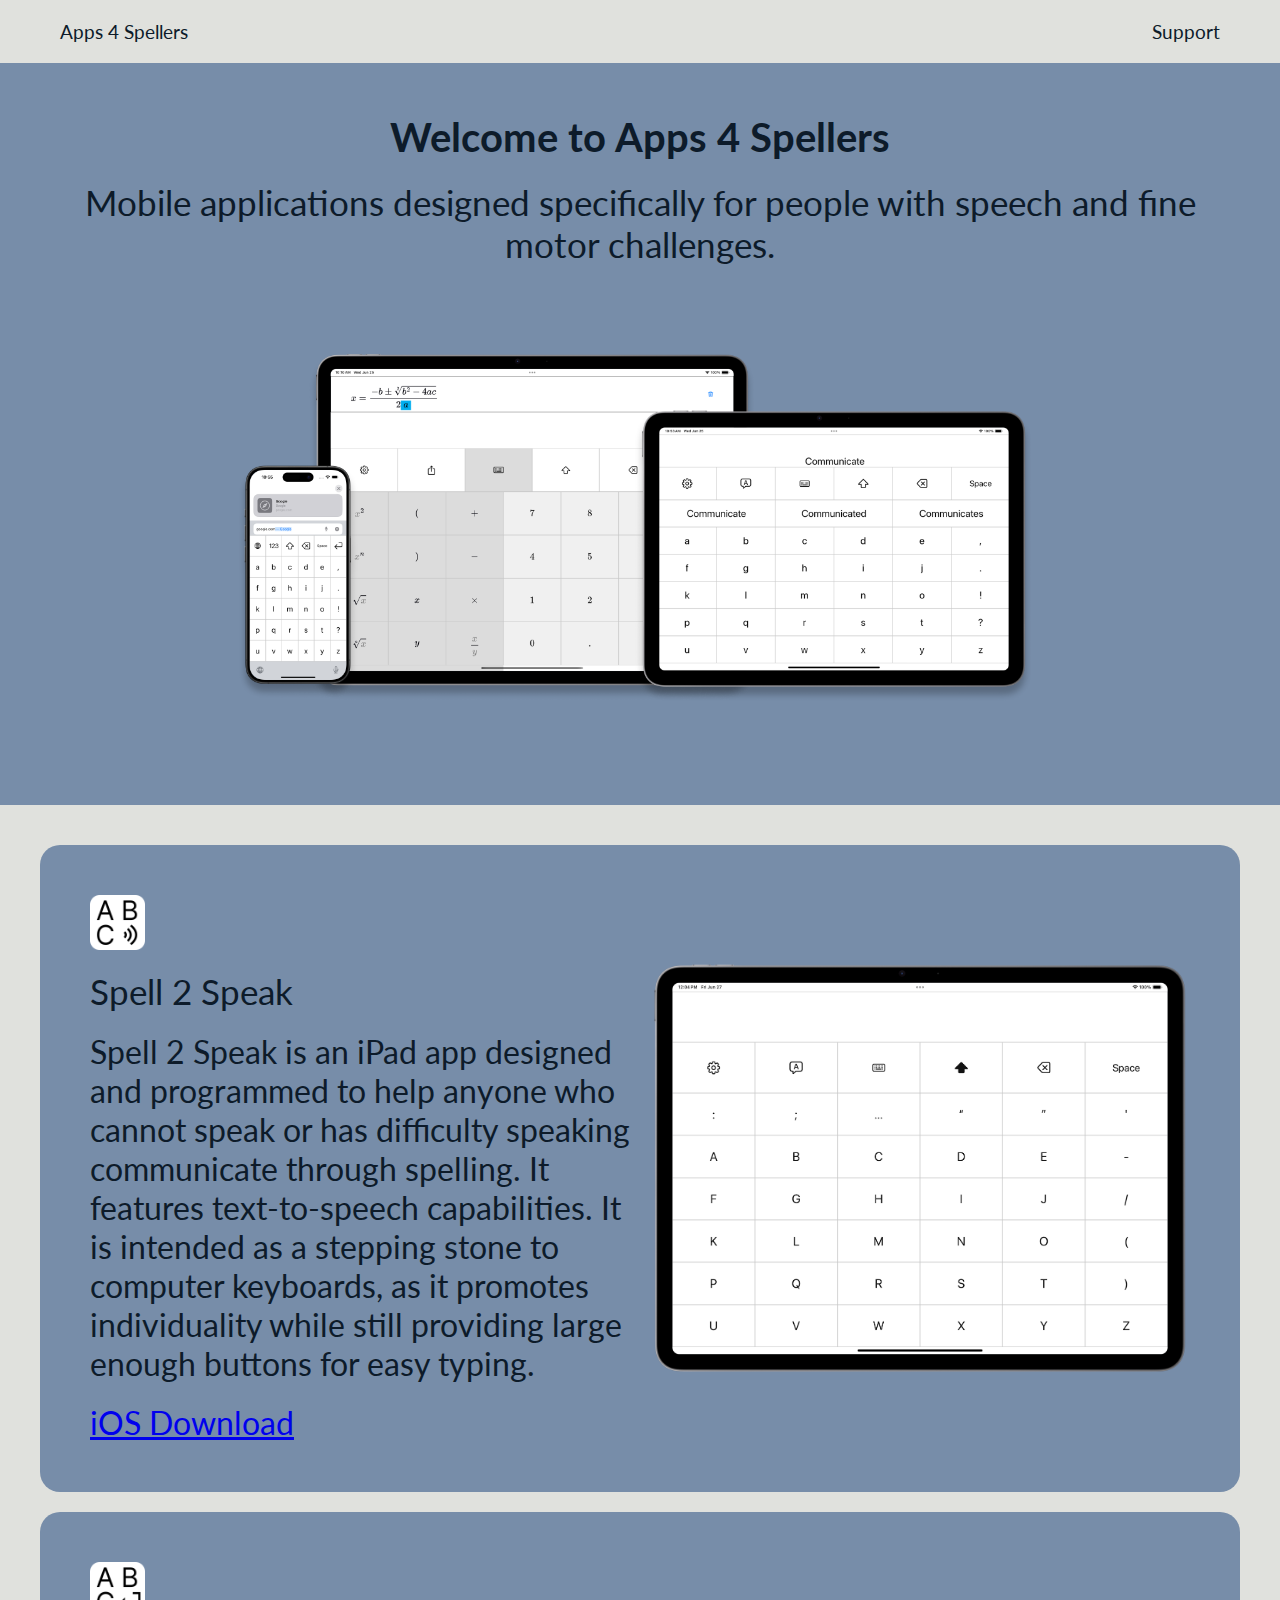
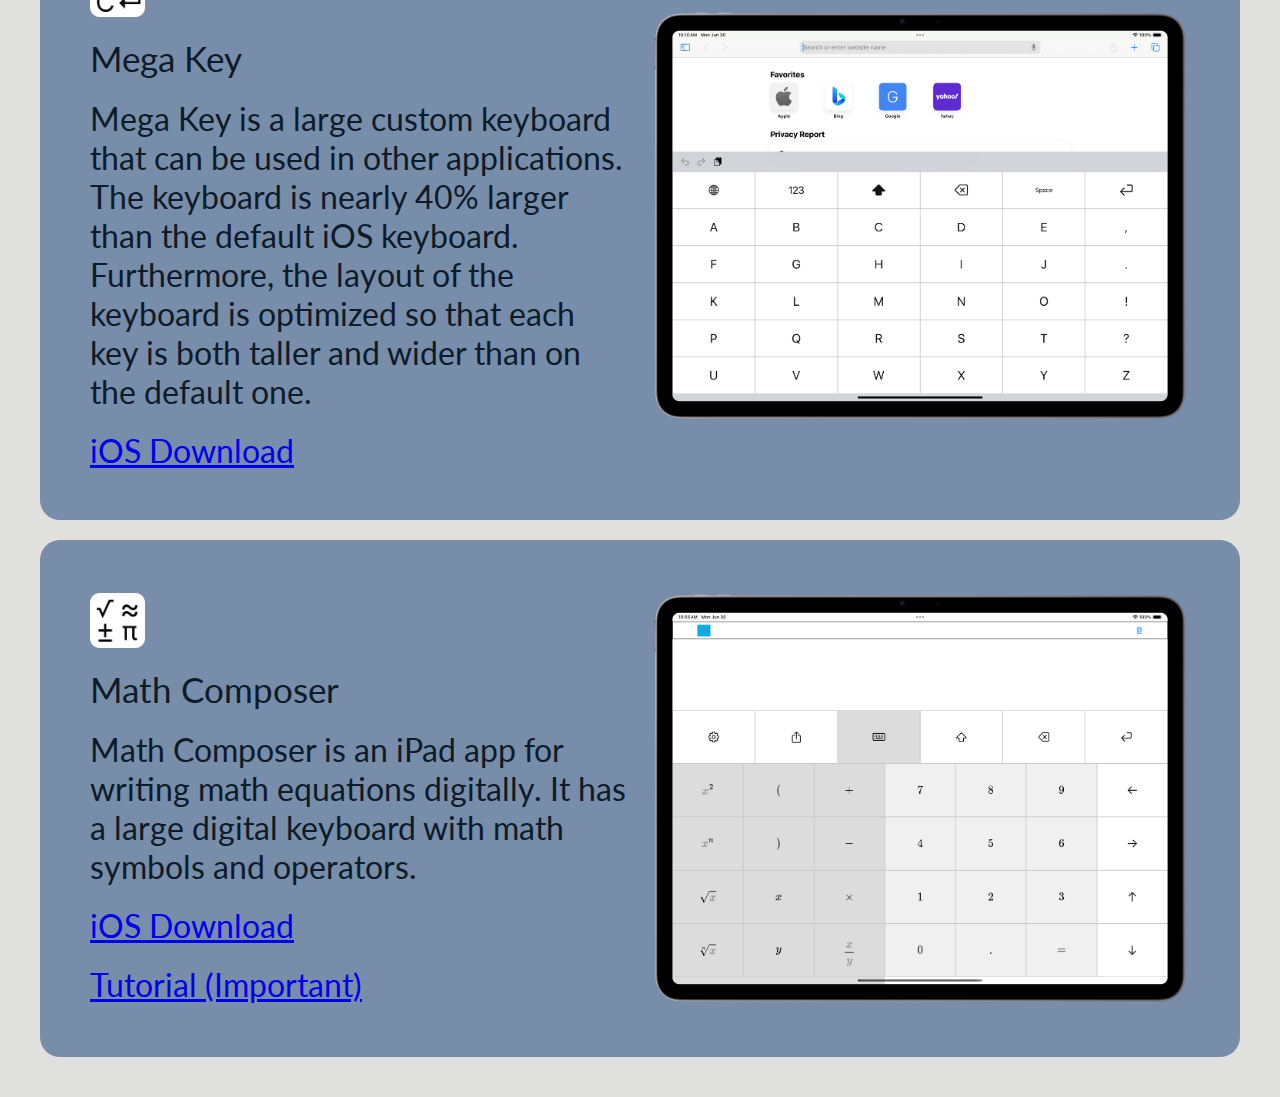
<file: index.html>
<!DOCTYPE html>
<html>

<head>
    <meta charset="UTF-8" />
    <meta name="viewport" content="width=device-width, initial-scale=1.0">
    <title>Apps 4 Spellers</title>
    <link rel="preconnect" href="https://fonts.googleapis.com">
    <link rel="preconnect" href="https://fonts.gstatic.com" crossorigin>
    <link
        href="https://fonts.googleapis.com/css2?family=Lato:ital,wght@0,100;0,300;0,400;0,700;0,900;1,100;1,300;1,400;1,700;1,900&family=Montserrat:ital,wght@0,100..900;1,100..900&display=swap"
        rel="stylesheet">
</head>
<!-- Google tag (gtag.js) -->
<script async src="https://www.googletagmanager.com/gtag/js?id=G-1MS77DCDQ4"></script>
<script>
    window.dataLayer = window.dataLayer || [];
    function gtag() { dataLayer.push(arguments); }
    gtag('js', new Date());

    gtag('config', 'G-1MS77DCDQ4');
</script>

<body>
    <link rel="stylesheet" href="shared.css" />
    <div class="header">
        <a class="link" id="link" href="/" style="float: left">Apps 4 Spellers</a>
        <a class="link" id="link" href="/support/" style="float: right">Support</a>
    </div>
    <div class="section" style="justify-content: center; align-items: center;">
        <h1 style="text-align: center;">Welcome to Apps 4 Spellers</h1>
        <h2 style="text-align: center;">Mobile applications designed specifically for people with speech and fine motor
            challenges.</h2>
        <img class="largeDisplay" src="assets/display.png">
    </div>
    <div class="grid">
        <div class="bubble" id="s2s-link">
            <div class="info">
                <img class="icon" src="assets/icons/s2s-icon.png">
                <h2>Spell 2 Speak</h2>
                <p>Spell 2 Speak is an iPad app designed and programmed to help anyone who cannot speak or has
                    difficulty speaking communicate through spelling. It features text-to-speech capabilities. It is
                    intended as a stepping stone to computer keyboards, as it promotes individuality while still
                    providing large enough buttons for easy typing.</p>
                <a href="https://apps.apple.com/us/app/spell-2-speak/id6444630966">iOS Download</a>
            </div>
            <img class="display" src="assets/screenshots/s2s-screenshot.png">
        </div>
        <div class="bubble" id="mk-link">
            <div class="info">
                <img class="icon" src="assets/icons/mk-icon.png">
                <h2>Mega Key</h2>
                <p>Mega Key is a large custom keyboard that can be used in other applications. The keyboard is nearly
                    40% larger than the default iOS keyboard. Furthermore, the layout of the keyboard is optimized so
                    that each key is both taller and wider than on the default one.</p>
                <a href="https://apps.apple.com/us/app/mega-key/id6667094938">iOS Download</a>
            </div>
            <img class="display" src="assets/screenshots/mk-screenshot.png">
        </div>
        <div class="bubble" id="mc-link">
            <div class="info">
                <img class="icon" src="assets/icons/mc-icon.png">
                <h2>Math Composer</h2>
                <p>Math Composer is an iPad app for writing math equations digitally. It has a large digital
                    keyboard with
                    math symbols and operators.</p>
                <a href="https://apps.apple.com/us/app/math-composer/id6743064971">iOS Download</a>
                <a href="math-composer/">Tutorial (Important)</a>
            </div>
            <img class="display" src="assets/screenshots/mc-screenshot.png">
        </div>
</body>

</html>
</file>
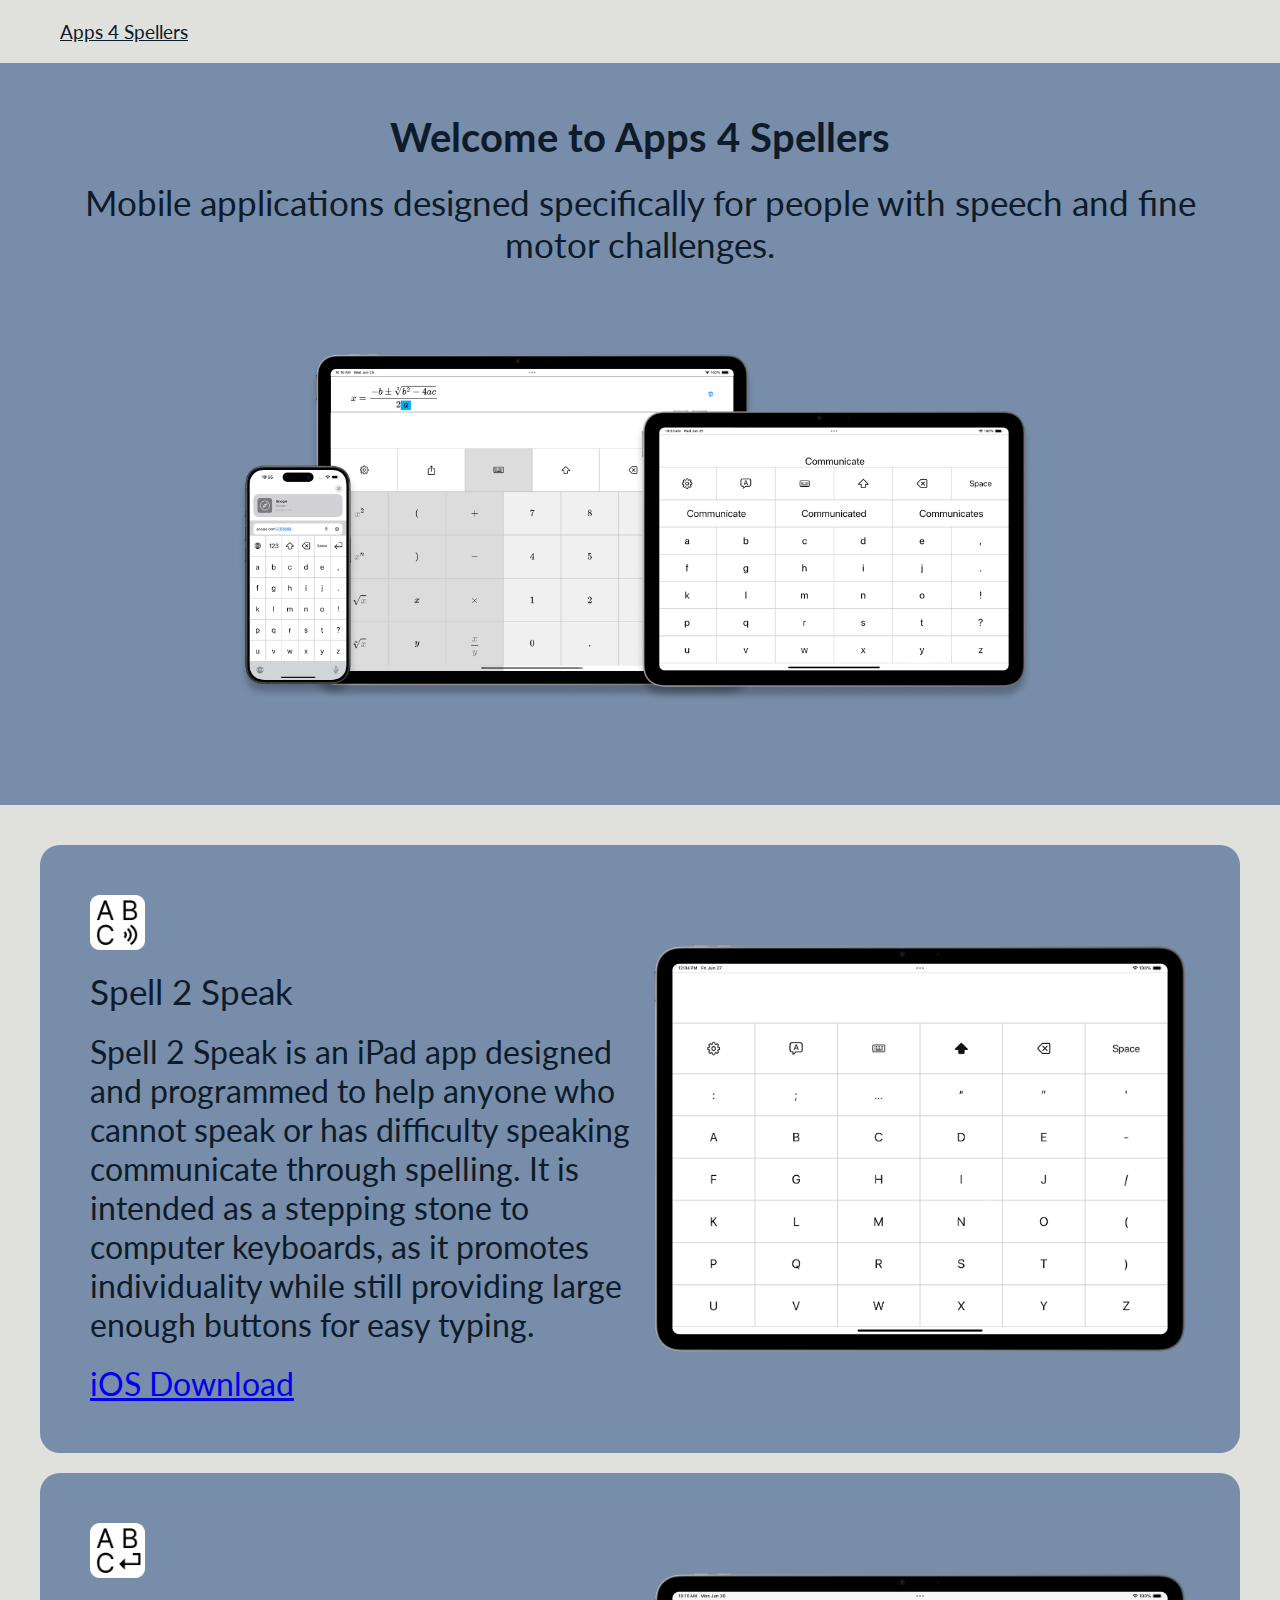
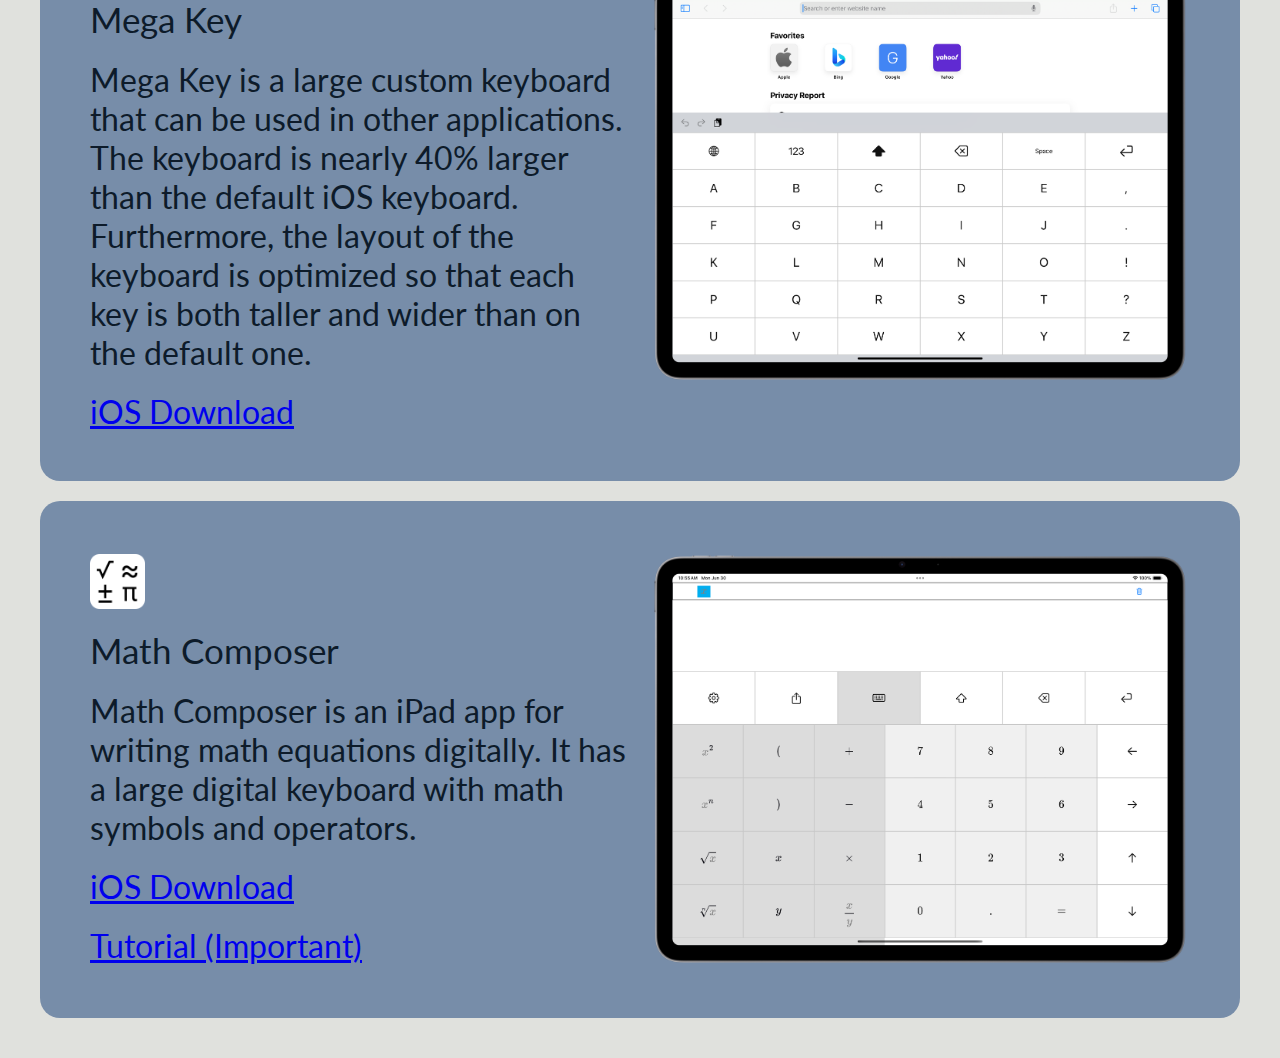
<file: home/index.html>
<!DOCTYPE html>
<html>

<head>
    <meta charset="UTF-8" />
    <meta name="viewport" content="width=device-width, initial-scale=1.0">
    <title>Apps 4 Spellers</title>
    <link rel="preconnect" href="https://fonts.googleapis.com">
    <link rel="preconnect" href="https://fonts.gstatic.com" crossorigin>
    <link
        href="https://fonts.googleapis.com/css2?family=Lato:ital,wght@0,100;0,300;0,400;0,700;0,900;1,100;1,300;1,400;1,700;1,900&family=Montserrat:ital,wght@0,100..900;1,100..900&display=swap"
        rel="stylesheet">
</head>

<body>
    <link rel="stylesheet" href="../style.css" />
    <div class="header">
        <a class="link" id="link" href="../home">Apps 4 Spellers</a>
    </div>
    <div class="section" style="justify-content: center; align-items: center;">
        <h1 style="text-align: center;">Welcome to Apps 4 Spellers</h1>
        <h2 style="text-align: center;">Mobile applications designed specifically for people with speech and fine motor
            challenges.</h2>
        <img class="largeDisplay" src="../assets/display.png">
    </div>
    <div class="grid">
        <div class="bubble" id="s2s-link">
            <div class="info">
                <img class="icon" src="../assets/icons/s2s-icon.png">
                <h2>Spell 2 Speak</h2>
                <p>Spell 2 Speak is an iPad app designed and programmed to help anyone who cannot speak or has
                    difficulty
                    speaking communicate through spelling. It is intended as a stepping stone to computer keyboards, as
                    it
                    promotes individuality while still providing large enough buttons for easy typing.</p>
                <a href="https://apps.apple.com/us/app/spell-2-speak/id6444630966">iOS Download</a>
            </div>
            <img class="display" src="../assets/screenshots/s2s-screenshot.png">
        </div>
        <div class="bubble" id="mk-link">
            <div class="info">
                <img class="icon" src="../assets/icons/mk-icon.png">
                <h2>Mega Key</h2>
                <p>Mega Key is a large custom keyboard that can be used in other applications. The keyboard is nearly
                    40% larger than the default iOS keyboard. Furthermore, the layout of the keyboard is optimized so
                    that each key is both taller and wider than on the default one.</p>
                <a href="https://apps.apple.com/us/app/mega-key/id6667094938">iOS Download</a>
            </div>
            <img class="display" src="../assets/screenshots/mk-screenshot.png">
        </div>
        <div class="bubble" id="mc-link">
            <div class="info">
                <img class="icon" src="../assets/icons/mc-icon.png">
                <h2>Math Composer</h2>
                <p>Math Composer is an iPad app for writing math equations digitally. It has a large digital
                    keyboard with
                    math symbols and operators.</p>
                <a href="https://apps.apple.com/us/app/math-composer/id6743064971">iOS Download</a>
                <a href="../math-composer/">Tutorial (Important)</a>
            </div>
            <img class="display" src="../assets/screenshots/mc-screenshot.png">
        </div>
</body>

</html>
</file>
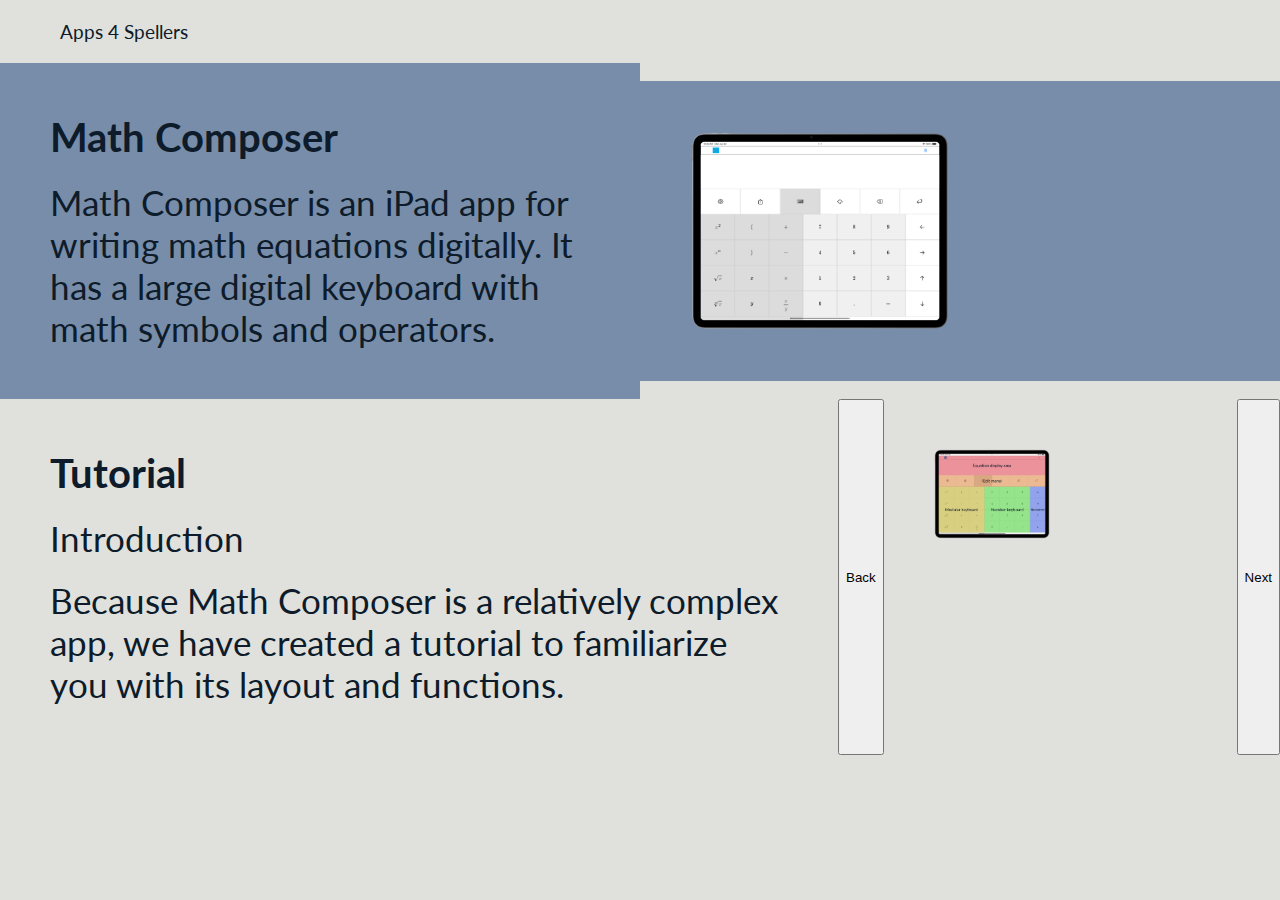
<file: mc.html>
<!DOCTYPE html>
<html>

<head>
    <meta charset="UTF-8" />
    <meta name="viewport" content="width=device-width, initial-scale=1.0">
    <title>Math Composer</title>
    <link rel="preconnect" href="https://fonts.googleapis.com">
    <link rel="preconnect" href="https://fonts.gstatic.com" crossorigin>
    <link
        href="https://fonts.googleapis.com/css2?family=Lato:ital,wght@0,100;0,300;0,400;0,700;0,900;1,100;1,300;1,400;1,700;1,900&family=Montserrat:ital,wght@0,100..900;1,100..900&display=swap"
        rel="stylesheet">
</head>

<body>
    <link rel="stylesheet" href="style.css" />
    <div class="header">
        <p class="link" id="link">Apps 4 Spellers</p>
    </div>
    <div class="flex">
        <div class="section">
            <h1>Math Composer</h1>
            <h2>Math Composer is an iPad app for writing math equations digitally. It has a large digital keyboard with
                math symbols and operators.</h2>
        </div>
        <div class="section">
            <img class="display" src="mc-screenshot.png">
        </div>
    </div>
    <div style="display:flex">
        <div class="section" style="background-color: #E0E1DD;">
            <h1>Tutorial</h1>
            <h2 id="tutorial-heading">Introduction</h2>
            <h2 id="tutorial-text">Because Math Composer is a relatively complex app, we have created a tutorial to
                familiarize you with its layout and functions.</h2>
        </div>
        <button id="back">Back</button>
        <div class="section" style="background-color: #E0E1DD; width: 40%;">
            <img class="display" id="tutorial" src="tutorial-0.png">
        </div>
        <button id="next">Next</button>
    </div>
</body>
<script>
    var counter = 0;
    var tutorialHeadings = [
        "Introduction",
        "Equation Display Area",
        "Settings",
        "Share",
        "Keyboard",
        "Shift",
        "Backspace",
        "New Line",
        "Modular Keyboard",
        "Number Keyboard",
        "Navigtion Buttons",
    ]
    var tutorialStrings = [
        "Because Math Composer is a relatively complex app, we have created a tutorial to familiarize you with its layout and functions.",
        "This is where the equation that you write is displayed. It will update as you modify the equation using the other keyboards. Each row represents a new equation. Here, you can delete rows. I will later explain how to add new rows.",
        "",
        "This shares your equations as an image for use in other applications.",
        "This allows you to switch between the different options on the modular keyboard. Tap once to display the list of options, then select one. Currently, there are algebra, geometry, miscellaneous, alphabet, and Greek keyboards.",
        "This capitalizes the alphabet and Greek keyboards.",
        "This deletes the currently selected element in the equation, which is highlighted in blue.",
        "This creates an empty equation on a new line for you to work with.",
        "The contents of this keyboard change depending on the current keyboard selected via the edit menu. There are two types of things that can be typed: operators and symbols.",
        "This keyboard contains all the numbers as well as a period for decimals and the equals sign.",
        "Use these keys to navigate the equation.",
    ]
    document.getElementById("link").addEventListener("click", function () {
        window.open("index.html");
    })
    document.getElementById("back").addEventListener("click", function () {
        if (counter > 0) {
            counter -= 1;
            document.getElementById("tutorial-heading").textContent = tutorialHeadings[counter];
            document.getElementById("tutorial-text").textContent = tutorialStrings[counter];
            document.getElementById("tutorial").src = "tutorial-" + counter + ".png";
        }
    })
    document.getElementById("next").addEventListener("click", function () {
        if (counter < tutorialStrings.length) {
            counter += 1;
            document.getElementById("tutorial-heading").textContent = tutorialHeadings[counter];
            document.getElementById("tutorial-text").textContent = tutorialStrings[counter];
            document.getElementById("tutorial").src = "tutorial-" + counter + ".png";
        }
    })
</script>

</html>
</file>
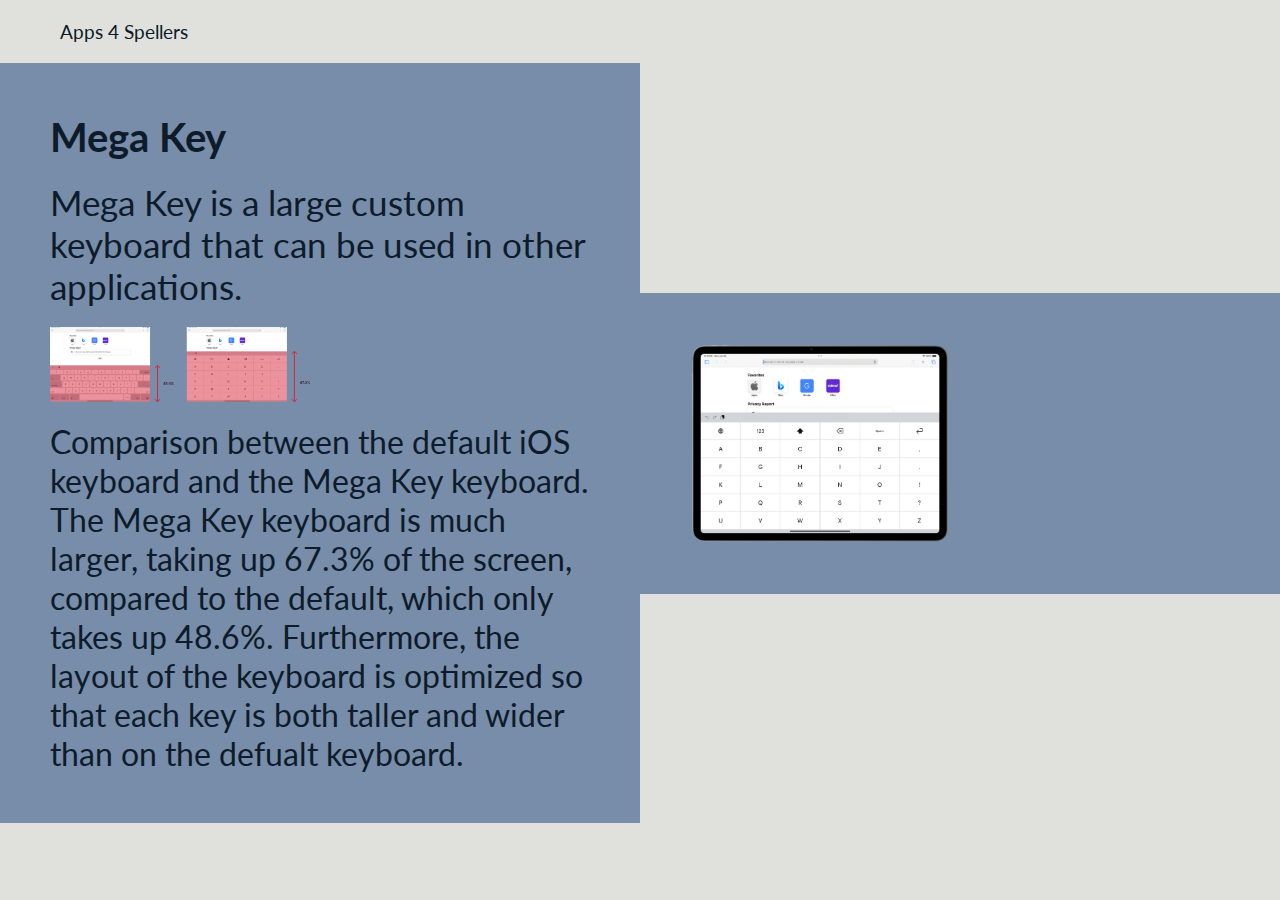
<file: mk.html>
<!DOCTYPE html>
<html>

<head>
    <meta charset="UTF-8" />
    <meta name="viewport" content="width=device-width, initial-scale=1.0">
    <title>Mega Key</title>
    <link rel="preconnect" href="https://fonts.googleapis.com">
    <link rel="preconnect" href="https://fonts.gstatic.com" crossorigin>
    <link
        href="https://fonts.googleapis.com/css2?family=Lato:ital,wght@0,100;0,300;0,400;0,700;0,900;1,100;1,300;1,400;1,700;1,900&family=Montserrat:ital,wght@0,100..900;1,100..900&display=swap"
        rel="stylesheet">
</head>

<body>
    <link rel="stylesheet" href="style.css" />
    <div class="header">
        <p class="link" id="link">Apps 4 Spellers</p>
    </div>
    <div class="flex">
        <div class="section">
            <h1>Mega Key</h1>
            <h2>Mega Key is a large custom keyboard that can be used in other applications.</h2>
            <img class="display" src="comparison.png">
            <p>Comparison between the default iOS keyboard and the Mega Key keyboard. The Mega Key keyboard is much larger, taking up 67.3% of the screen, compared to the default, which only takes up 48.6%. Furthermore, the layout of the keyboard is optimized so that each key is both taller and wider than on the defualt keyboard.</p>
        </div>
        <div class="section">
            <img class="display" src="mk-screenshot.png">
        </div>
    </div>
</body>
<script>
    document.getElementById("link").addEventListener("click", function () {
        window.open("index.html");
    })
</script>

</html>
</file>
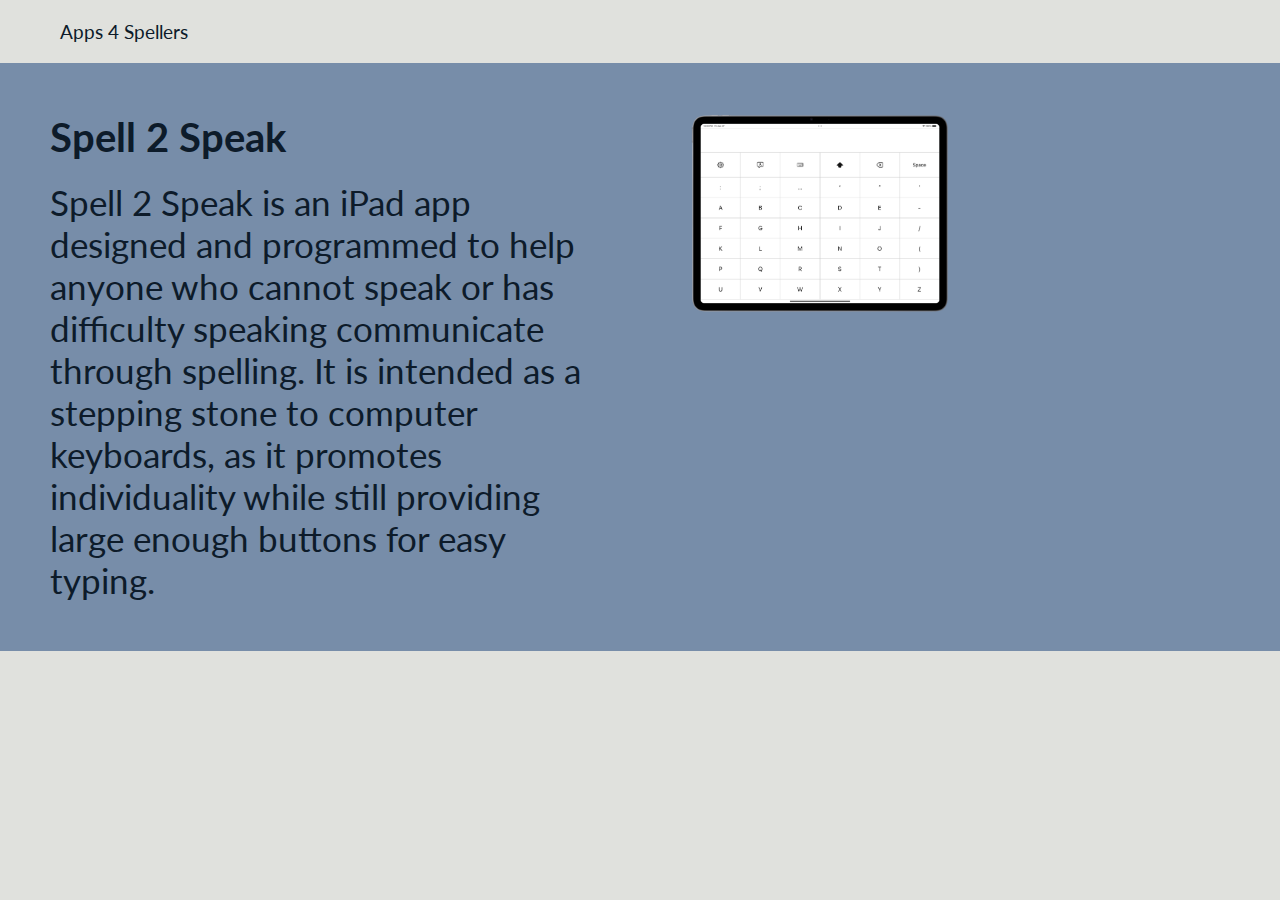
<file: s2s.html>
<!DOCTYPE html>
<html>

<head>
    <meta charset="UTF-8" />
    <title>Spell 2 Speak</title>
    <link rel="preconnect" href="https://fonts.googleapis.com">
    <link rel="preconnect" href="https://fonts.gstatic.com" crossorigin>
    <link
        href="https://fonts.googleapis.com/css2?family=Lato:ital,wght@0,100;0,300;0,400;0,700;0,900;1,100;1,300;1,400;1,700;1,900&family=Montserrat:ital,wght@0,100..900;1,100..900&display=swap"
        rel="stylesheet">
</head>

<body>
    <link rel="stylesheet" href="style.css" />
    <div class="header">
        <p class="link">Apps 4 Spellers</p>
    </div>
    <div style="display:flex">
        <div class="section">
            <h1>Spell 2 Speak</h1>
            <h2>Spell 2 Speak is an iPad app designed and programmed to help anyone who cannot speak or has difficulty
                speaking communicate through spelling. It is intended as a stepping stone to computer keyboards, as it promotes
                individuality while still providing large enough buttons for easy typing.</h2>
        </div>
        <div class="section">
            <img class="display" src="s2s-screenshot.png">
        </div>
    </div>
</body>

</html>
</file>
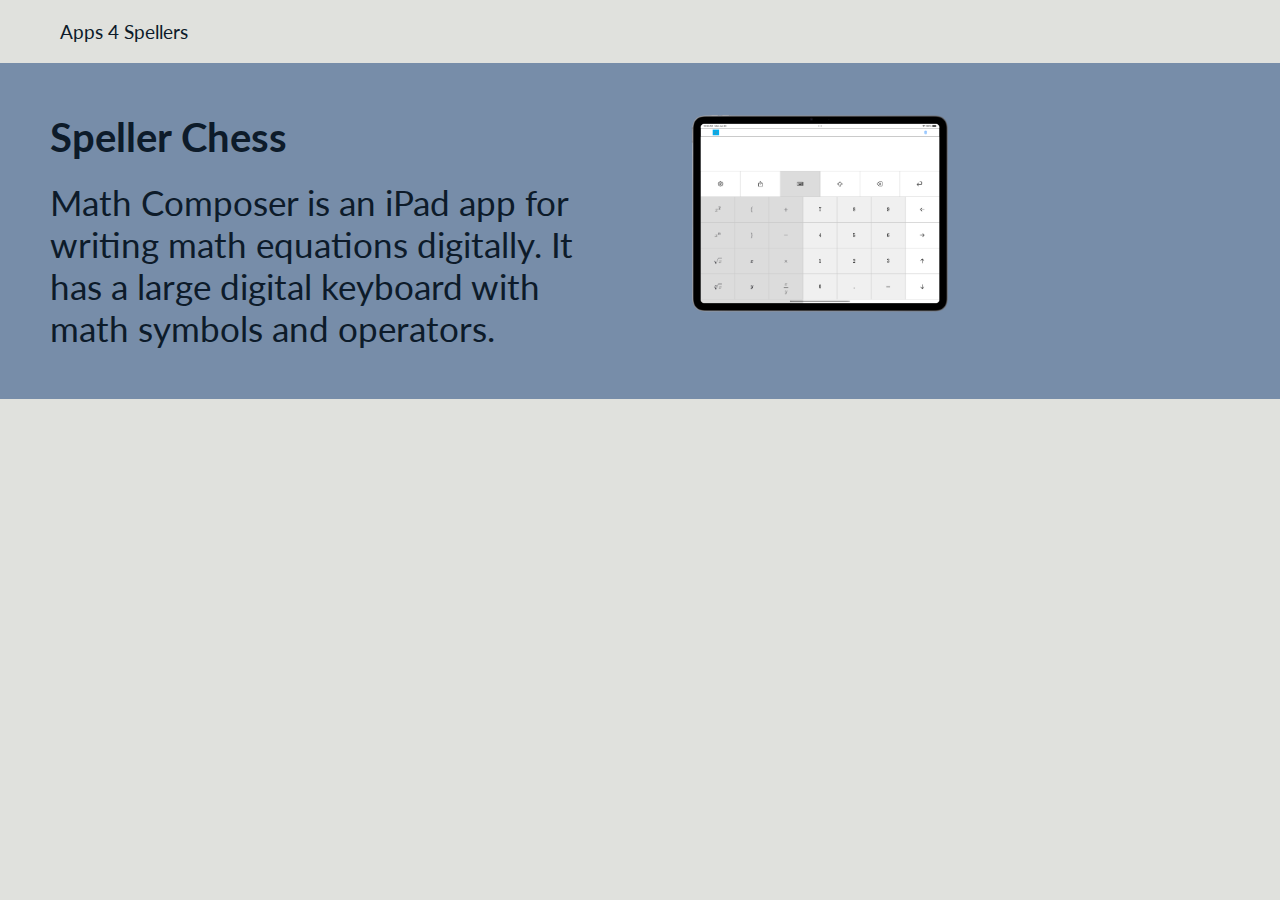
<file: sc.html>
<!DOCTYPE html>
<html>

<head>
    <meta charset="UTF-8" />
    <title>Speller Chess</title>
    <link rel="preconnect" href="https://fonts.googleapis.com">
    <link rel="preconnect" href="https://fonts.gstatic.com" crossorigin>
    <link
        href="https://fonts.googleapis.com/css2?family=Lato:ital,wght@0,100;0,300;0,400;0,700;0,900;1,100;1,300;1,400;1,700;1,900&family=Montserrat:ital,wght@0,100..900;1,100..900&display=swap"
        rel="stylesheet">
</head>

<body>
    <link rel="stylesheet" href="style.css" />
    <div class="header">
        <p class="link" id="link">Apps 4 Spellers</p>
    </div>
    <div style="display:flex">
        <div class="section">
            <h1>Speller Chess</h1>
            <h2>Math Composer is an iPad app for writing math equations digitally. It has a large digital keyboard with math symbols and operators.</h2>
        </div>
        <div class="section">
            <img class="display" src="mc-screenshot.png">
        </div>
    </div>
</body>
<script>
    document.getElementById("link").addEventListener("click", function () {
        window.open("index.html");
    })
</script>

</html>
</file>
<file: shared.css>
html {
    background-color: #E0E1DD;
}

body {
    font-family: "Lato", sans-serif;
    background-color: #E0E1DD;
    margin: 0px;
    padding: 0px;
}

* {
    box-sizing: border-box;
}

.header {
    background-color: #E0E1DD;
    margin: 0px;
}

h1 {
    display: block;
    color: #0D1B2A;
    text-align: left;
    font-weight: bold;
    font-size: clamp(24px, 4vw, 40px);
    margin: 0px;
    padding: 10px;
}

h2 {
    display: inline-block;
    color: #0D1B2A;
    text-align: left;
    font-size: clamp(20px, 2.75vw, 36px);
    font-weight: normal;
    margin: 0px;
    padding: 10px;
}

a {
    display: inline-block;
    color: #0000EE;
    text-align: left;
    font-size: clamp(18px, 2.5vw, 32px);
    font-weight: normal;
    margin: 0px;
    padding: 10px;
}

p {
    display: inline-block;
    color: #0D1B2A;
    text-align: left;
    font-size: clamp(18px, 2.5vw, 32px);
    font-weight: normal;
    margin: 0px;
    padding: 10px;
}

th {
    vertical-align: top;
    border: 1px solid #0D1B2A;
    color: #0D1B2A;
    background-color: #E0E1DD;
    text-align: left;
    font-size: clamp(14px, 2vw, 24px);
    font-weight: bold;
    margin: 0px;
    padding: 10px;
}

td {
    vertical-align: top;
    border: 1px solid #0D1B2A;
    color: #0D1B2A;
    background-color: #E0E1DD;
    text-align: left;
    font-size: clamp(14px, 2vw, 24px);
    font-weight: normal;
    margin: 0px;
    padding: 10px;
}

table {
    border-collapse: collapse;
    border: 1px solid #0D1B2A;
    width: 100%;
    margin: 10px;
    padding: 0px;
    border-radius: 20px;
    overflow: hidden;
}

video {
    display: block;
    width: 40%;
    margin: 0px;
    padding: 10px;
}

.button {
    display: inline-block;
    width: 10vw;
    color: #0D1B2A;
    text-align: left;
    font-size: clamp(12px, 1.5vw, 18px);
    font-weight: normal;
    margin-top: auto;
    margin-bottom: auto;
    padding: 10px;
}

.link {
    color: #0D1B2A;
    margin: 0px;
    text-decoration: none;
    padding: 20px 60px 20px 60px;
    font-size: clamp(14px, 1.5vw, 22px);
}

.display {
    display: inline-block;
    width: 50%;
    object-fit: contain;
    margin: 0px;
    padding: 10px;
}

.largeDisplay {
    display: inline-block;
    width: 75vw;
    object-fit: contain;
    margin: 0px;
    padding: 10px;
}

.grid {
    display: flex;
    flex-direction: column;
    justify-content: center;
    width: 100%;
    padding: 40px;
    gap: 20px;
}

.bubble {
    display: flex;
    flex-direction: row;
    align-items: center;
    width: 100%;
    background-color: #778DA9;
    border-radius: 20px;
    padding: 40px;
}

.info {
    display: flex;
    flex-direction: column;
    justify-content: center;
    align-items: left;
    flex-grow: 1;
}

.layoutInfo {
    display: flex;
    width: 50%;
    flex-direction: column;
    justify-content: center;
    align-items: left;
    flex-grow: 1;
}

.flex {
    display: flex;
    flex-direction: row;
    align-items: center;
    width: 100%;
}

.section {
    display: flex;
    flex-direction: column;
    justify-content: top;
    align-items: left;
    width: 100vw;
    background-color: #778DA9;
    padding: 40px;
}

@media screen and (max-width: 800px) {
    .bubble {
        flex-direction: column;
    }

    .display {
        width: 100%;
    }

    .flex {
        display: block;
    }

    video {
        width: 75%;
    }

    .layoutInfo {
        width: 100%;
    }
}

.icon {
    display: inline-block;
    width: 75px;
    height: 75px;
    padding: 10px;
}

video::-webkit-media-controls-volume-slider {
    display: none;
}

video::-webkit-media-controls-mute-button {
    display: none;
}

#copied-popup {
    position: absolute;
    transform: translate(-50%, -100%);
    left: 50%;
    top: 0px;
    background-color: #E0E1DD;
    color: #0D1B2A;
    padding: 6px 12px;
    font-size: clamp(12px, 1.5vw, 16px);
    border-radius: 6px;
    white-space: nowrap;
    opacity: 0;
    pointer-events: none;
    transition: opacity 0.3s ease;
}

#email {
    position: relative;
}

#copied-popup.show {
    opacity: 1;
}

.video-controls {
    display: flex;
    gap: 10px;
    margin-top: 10px;
}

.video-controls button {
    background-color: #0D1B2A;
    color: #E0E1DD;
    border: none;
    border-radius: 6px;
    padding: 8px 16px;
    font-size: clamp(12px, 1.5vw, 18px);
    cursor: pointer;
    transition: background 0.2s;
}

.video-controls button:hover {
    background-color: #415A77;
}
</file>
<file: style.css>
html {
    background-color: #E0E1DD;
}

body {
    font-family: "Lato", sans-serif;
    background-color: #E0E1DD;
    margin: 0px;
    padding: 0px;
}

* {
    box-sizing: border-box;
}

.header {
    background-color: #E0E1DD;
    margin: 0px;
}

h1 {
    display: block;
    color: #0D1B2A;
    text-align: left;
    font-weight: bold;
    font-size: clamp(24px, 4vw, 40px);
    margin: 0px;
    padding: 10px;
}

h2 {
    display: inline-block;
    color: #0D1B2A;
    text-align: left;
    font-size: clamp(20px, 2.75vw, 36px);
    font-weight: normal;
    margin: 0px;
    padding: 10px;
}

a {
    display: inline-block;
    color: #0000EE;
    text-align: left;
    font-size: clamp(18px, 2.5vw, 32px);
    font-weight: normal;
    margin: 0px;
    padding: 10px;
}

p {
    display: inline-block;
    color: #0D1B2A;
    text-align: left;
    font-size: clamp(18px, 2.5vw, 32px);
    font-weight: normal;
    margin: 0px;
    padding: 10px;
}

th {
    vertical-align: top;
    border: 1px solid #0D1B2A;
    color: #0D1B2A;
    background-color: #E0E1DD;
    text-align: left;
    font-size: clamp(14px, 2vw, 24px);
    font-weight: bold;
    margin: 0px;
    padding: 10px;
}

td {
    vertical-align: top;
    border: 1px solid #0D1B2A;
    color: #0D1B2A;
    background-color: #E0E1DD;
    text-align: left;
    font-size: clamp(14px, 2vw, 24px);
    font-weight: normal;
    margin: 0px;
    padding: 10px;
}

table {
    border-collapse: collapse;
    border: 1px solid #0D1B2A;
    width: 100%;
    margin: 10px;
    padding: 0px;
    border-radius: 20px;
    overflow: hidden;
}


video {
    display: block;
    width: 40%;
    margin: 0px;
    padding: 10px;
}

.button {
    display: inline-block;
    width: 10vw;
    color: #0D1B2A;
    text-align: left;
    font-size: clamp(12px, 1.5vw, 18px);
    font-weight: normal;
    margin-top: auto;
    margin-bottom: auto;
    padding: 10px;
}

.link {
    color: #0D1B2A;
    margin: 0px;
    padding: 20px 0px 20px 60px;
    font-size: clamp(14px, 1.5vw, 22px);
}

.display {
    display: inline-block;
    width: 50%;
    object-fit: contain;
    margin: 0px;
    padding: 10px;
}

.largeDisplay {
    display: inline-block;
    width: 75vw;
    object-fit: contain;
    margin: 0px;
    padding: 10px;
}

.grid {
    display: flex;
    flex-direction: column;
    justify-content: center;
    width: 100%;
    padding: 40px;
    gap: 20px;
}

.bubble {
    display: flex;
    flex-direction: row;
    align-items: center;
    width: 100%;
    background-color: #778DA9;
    border-radius: 20px;
    padding: 40px;
}

.info {
    display: flex;
    flex-direction: column;
    justify-content: center;
    align-items: left;
}

.flex {
    display: flex;
    flex-direction: row;
    align-items: center;
    width: 100%;
}

.section {
    display: flex;
    flex-direction: column;
    justify-content: top;
    align-items: left;
    width: 100vw;
    background-color: #778DA9;
    padding: 40px;
}

@media screen and (max-width: 800px) {
    .bubble {
        flex-direction: column;
    }
    .display {
        width: 100%;
    }
    .flex {
        display: block;
    }
}

.icon {
    display: inline-block;
    width: 75px;
    height: 75px;
    padding: 10px;
}

video::-webkit-media-controls-volume-slider {
    display: none;
}

video::-webkit-media-controls-mute-button {
    display: none;
}
</file>
